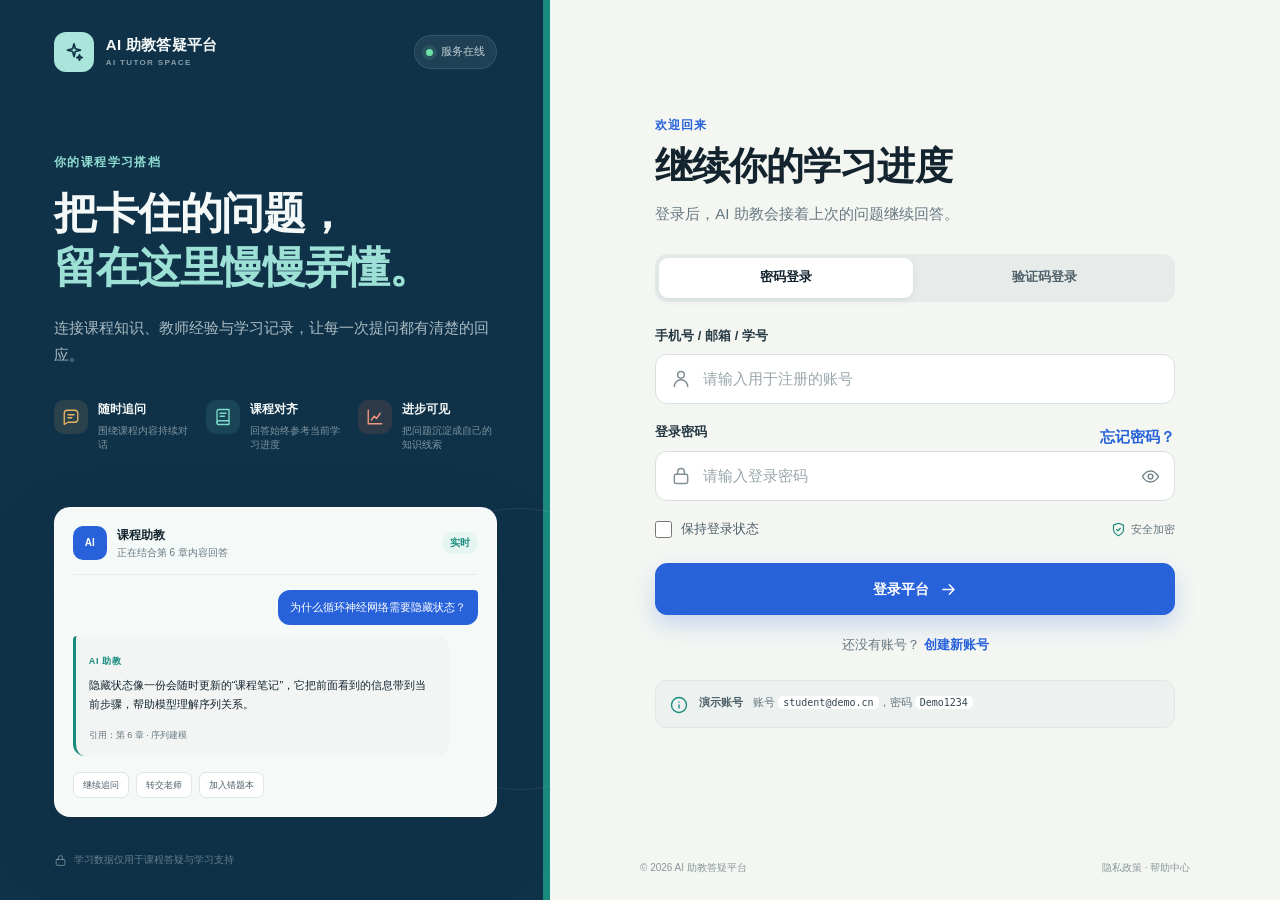
<file: index.html>
<!doctype html>
<html lang="zh-CN">
  <head>
    <meta charset="UTF-8" />
    <meta name="viewport" content="width=device-width, initial-scale=1.0" />
    <meta
      name="description"
      content="AI 助教答疑平台登录页，支持账号密码与验证码登录。"
    />
    <title>登录 | AI 助教答疑平台</title>
    <link rel="stylesheet" href="styles.css" />
    <script src="auth.js" defer></script>
  </head>
  <body class="auth-page" data-page="login">
    <main class="auth-shell">
      <section class="brand-panel" aria-label="AI 助教答疑平台介绍">
        <div class="brand-panel__top">
          <a class="brand-lockup" href="index.html" aria-label="返回登录首页">
            <span class="brand-mark" aria-hidden="true">
              <svg viewBox="0 0 24 24" fill="none" stroke="currentColor">
                <path d="M12 3 13.5 8.5 19 10l-5.5 1.5L12 17l-1.5-5.5L5 10l5.5-1.5L12 3Z" />
                <path d="m18 15 .7 2.3L21 18l-2.3.7L18 21l-.7-2.3L15 18l2.3-.7L18 15Z" />
              </svg>
            </span>
            <span>
              <strong>AI 助教答疑平台</strong>
              <small>AI TUTOR SPACE</small>
            </span>
          </a>
          <span class="service-status">
            <i aria-hidden="true"></i>
            服务在线
          </span>
        </div>

        <div class="brand-copy">
          <p class="eyebrow">你的课程学习搭档</p>
          <h1>把卡住的问题，<br /><span>留在这里慢慢弄懂。</span></h1>
          <p class="brand-description">
            连接课程知识、教师经验与学习记录，让每一次提问都有清楚的回应。
          </p>

          <div class="feature-list">
            <div class="feature-item">
              <span class="feature-icon" aria-hidden="true">
                <svg viewBox="0 0 24 24" fill="none" stroke="currentColor">
                  <path d="M21 15a4 4 0 0 1-4 4H8l-5 3V7a4 4 0 0 1 4-4h10a4 4 0 0 1 4 4v8Z" />
                  <path d="M8 9h8M8 13h5" />
                </svg>
              </span>
              <span>
                <strong>随时追问</strong>
                <small>围绕课程内容持续对话</small>
              </span>
            </div>
            <div class="feature-item">
              <span class="feature-icon feature-icon--teal" aria-hidden="true">
                <svg viewBox="0 0 24 24" fill="none" stroke="currentColor">
                  <path d="M4 19.5A2.5 2.5 0 0 1 6.5 17H20" />
                  <path d="M6.5 2H20v20H6.5A2.5 2.5 0 0 1 4 19.5v-15A2.5 2.5 0 0 1 6.5 2Z" />
                  <path d="M8 7h8M8 11h6" />
                </svg>
              </span>
              <span>
                <strong>课程对齐</strong>
                <small>回答始终参考当前学习进度</small>
              </span>
            </div>
            <div class="feature-item">
              <span class="feature-icon feature-icon--coral" aria-hidden="true">
                <svg viewBox="0 0 24 24" fill="none" stroke="currentColor">
                  <path d="M3 3v18h18" />
                  <path d="m7 16 4-5 3 3 5-7" />
                </svg>
              </span>
              <span>
                <strong>进步可见</strong>
                <small>把问题沉淀成自己的知识线索</small>
              </span>
            </div>
          </div>
        </div>

        <div class="assistant-preview" aria-label="AI 助教答疑示例">
          <div class="preview-head">
            <span class="preview-agent">
              <span aria-hidden="true">AI</span>
              <span>
                <strong>课程助教</strong>
                <small>正在结合第 6 章内容回答</small>
              </span>
            </span>
            <span class="preview-online">实时</span>
          </div>
          <div class="preview-thread">
            <p class="preview-question">为什么循环神经网络需要隐藏状态？</p>
            <div class="preview-answer">
              <span class="answer-label">AI 助教</span>
              <p>
                隐藏状态像一份会随时更新的“课程笔记”，它把前面看到的信息带到当前步骤，帮助模型理解序列关系。
              </p>
              <span class="answer-source">引用：第 6 章 · 序列建模</span>
            </div>
          </div>
          <div class="preview-foot">
            <span>继续追问</span>
            <span>转交老师</span>
            <span>加入错题本</span>
          </div>
        </div>

        <p class="brand-privacy">
          <svg viewBox="0 0 24 24" fill="none" stroke="currentColor" aria-hidden="true">
            <rect x="4" y="10" width="16" height="11" rx="2" />
            <path d="M8 10V7a4 4 0 0 1 8 0v3" />
          </svg>
          学习数据仅用于课程答疑与学习支持
        </p>
      </section>

      <section class="form-panel">
        <div class="mobile-brand">
          <a class="brand-lockup brand-lockup--dark" href="index.html">
            <span class="brand-mark" aria-hidden="true">
              <svg viewBox="0 0 24 24" fill="none" stroke="currentColor">
                <path d="M12 3 13.5 8.5 19 10l-5.5 1.5L12 17l-1.5-5.5L5 10l5.5-1.5L12 3Z" />
              </svg>
            </span>
            <span>
              <strong>AI 助教答疑平台</strong>
              <small>AI TUTOR SPACE</small>
            </span>
          </a>
        </div>

        <div class="form-wrap">
          <div class="form-heading">
            <p class="form-kicker">欢迎回来</p>
            <h2>继续你的学习进度</h2>
            <p>登录后，AI 助教会接着上次的问题继续回答。</p>
          </div>

          <div class="form-notice" id="formNotice" role="status" hidden></div>

          <form id="loginForm" novalidate>
            <fieldset class="method-switch">
              <legend class="sr-only">选择登录方式</legend>
              <label>
                <input type="radio" name="loginMethod" value="password" checked />
                <span>密码登录</span>
              </label>
              <label>
                <input type="radio" name="loginMethod" value="code" />
                <span>验证码登录</span>
              </label>
            </fieldset>

            <div class="form-field">
              <label for="loginAccount">手机号 / 邮箱 / 学号</label>
              <div class="input-shell">
                <span class="input-icon" aria-hidden="true">
                  <svg viewBox="0 0 24 24" fill="none" stroke="currentColor">
                    <path d="M20 21a8 8 0 0 0-16 0" />
                    <circle cx="12" cy="7" r="4" />
                  </svg>
                </span>
                <input
                  id="loginAccount"
                  name="account"
                  type="text"
                  autocomplete="username"
                  placeholder="请输入用于注册的账号"
                  required
                  data-label="账号"
                />
              </div>
              <p class="field-error" aria-live="polite"></p>
            </div>

            <div class="method-panel" data-login-panel="password">
              <div class="form-field">
                <div class="label-row">
                  <label for="loginPassword">登录密码</label>
                  <a href="#forgot" data-demo-link="找回密码">忘记密码？</a>
                </div>
                <div class="input-shell">
                  <span class="input-icon" aria-hidden="true">
                    <svg viewBox="0 0 24 24" fill="none" stroke="currentColor">
                      <rect x="4" y="10" width="16" height="11" rx="2" />
                      <path d="M8 10V7a4 4 0 0 1 8 0v3" />
                    </svg>
                  </span>
                  <input
                    id="loginPassword"
                    name="password"
                    type="password"
                    autocomplete="current-password"
                    placeholder="请输入登录密码"
                    minlength="8"
                    required
                    data-label="密码"
                  />
                  <button
                    class="icon-button"
                    type="button"
                    data-password-toggle
                    aria-label="显示密码"
                    aria-pressed="false"
                  >
                    <svg class="eye-open" viewBox="0 0 24 24" fill="none" stroke="currentColor" aria-hidden="true">
                      <path d="M2 12s3.5-7 10-7 10 7 10 7-3.5 7-10 7S2 12 2 12Z" />
                      <circle cx="12" cy="12" r="3" />
                    </svg>
                    <svg class="eye-closed" viewBox="0 0 24 24" fill="none" stroke="currentColor" aria-hidden="true">
                      <path d="m3 3 18 18" />
                      <path d="M10.6 5.2A9.8 9.8 0 0 1 12 5c6.5 0 10 7 10 7a18.7 18.7 0 0 1-2.1 3.2M6.6 6.6C3.6 8.4 2 12 2 12s3.5 7 10 7c1.7 0 3.2-.5 4.5-1.2" />
                    </svg>
                  </button>
                </div>
                <p class="field-error" aria-live="polite"></p>
              </div>
            </div>

            <div class="method-panel" data-login-panel="code" hidden>
              <div class="form-field">
                <label for="loginCode">短信验证码</label>
                <div class="input-shell input-shell--action">
                  <span class="input-icon" aria-hidden="true">
                    <svg viewBox="0 0 24 24" fill="none" stroke="currentColor">
                      <path d="M21 15a4 4 0 0 1-4 4H8l-5 3V7a4 4 0 0 1 4-4h10a4 4 0 0 1 4 4v8Z" />
                    </svg>
                  </span>
                  <input
                    id="loginCode"
                    name="code"
                    type="text"
                    inputmode="numeric"
                    autocomplete="one-time-code"
                    placeholder="6 位数字验证码"
                    pattern="\d{6}"
                    maxlength="6"
                    required
                    disabled
                    data-label="验证码"
                  />
                  <button class="code-button" type="button" data-send-code data-code-target="loginCode">
                    获取验证码
                  </button>
                </div>
                <p class="field-hint">演示环境可填写 123456</p>
                <p class="field-error" aria-live="polite"></p>
              </div>
            </div>

            <div class="form-options">
              <label class="check-row">
                <input id="rememberAccount" name="remember" type="checkbox" />
                <span>保持登录状态</span>
              </label>
              <span class="secure-tip">
                <svg viewBox="0 0 24 24" fill="none" stroke="currentColor" aria-hidden="true">
                  <path d="M12 22s8-4 8-10V5l-8-3-8 3v7c0 6 8 10 8 10Z" />
                  <path d="m9 12 2 2 4-4" />
                </svg>
                安全加密
              </span>
            </div>

            <button class="primary-button" type="submit">
              <span>登录平台</span>
              <svg viewBox="0 0 24 24" fill="none" stroke="currentColor" aria-hidden="true">
                <path d="M5 12h14M13 6l6 6-6 6" />
              </svg>
            </button>

            <p class="form-switch">
              还没有账号？
              <a href="register.html">创建新账号</a>
            </p>
          </form>

          <div class="demo-account">
            <span class="demo-icon" aria-hidden="true">
              <svg viewBox="0 0 24 24" fill="none" stroke="currentColor">
                <circle cx="12" cy="12" r="10" />
                <path d="M12 16v-4M12 8h.01" />
              </svg>
            </span>
            <p>
              <strong>演示账号</strong>
              <span>账号 <code>student@demo.cn</code>，密码 <code>Demo1234</code></span>
            </p>
          </div>
        </div>

        <footer class="form-footer">
          <span>© 2026 AI 助教答疑平台</span>
          <span><a href="#privacy" data-demo-link="隐私政策">隐私政策</a> · <a href="#help" data-demo-link="帮助中心">帮助中心</a></span>
        </footer>
      </section>
    </main>
  </body>
</html>
</file>
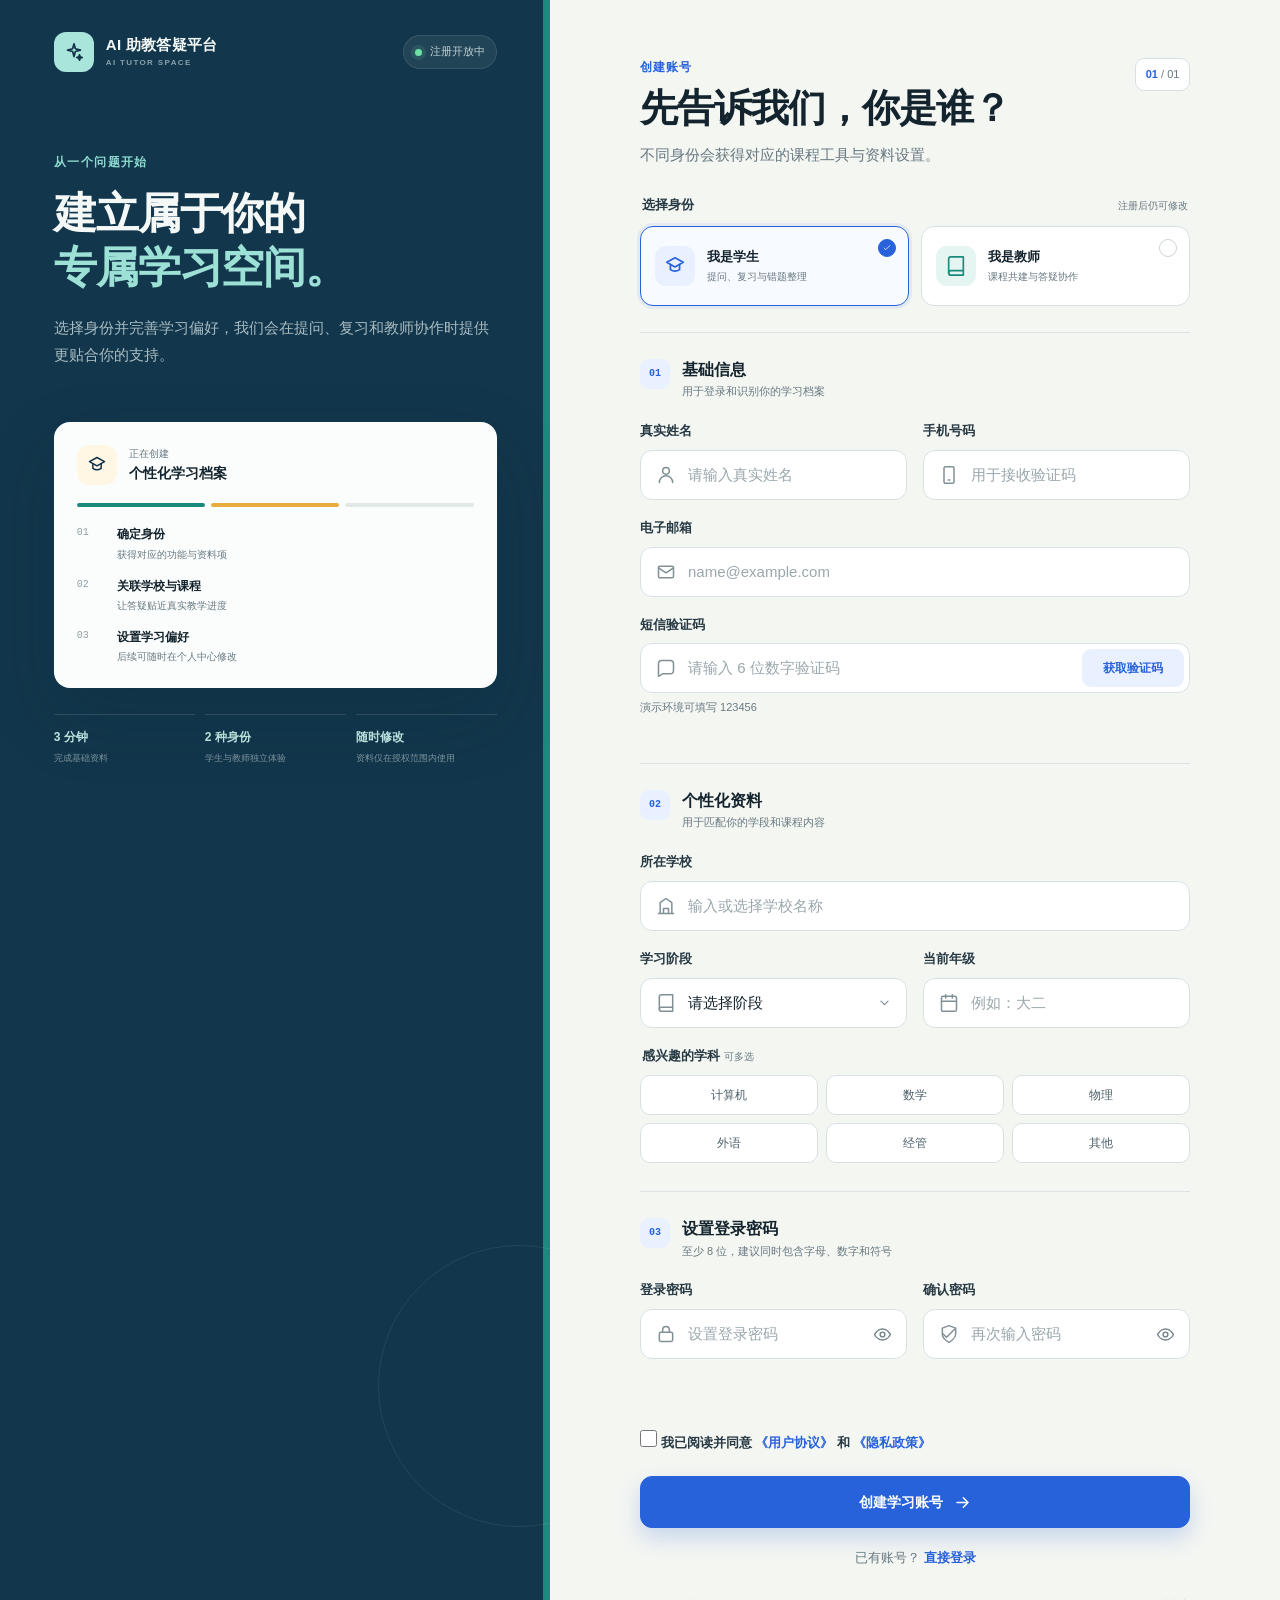
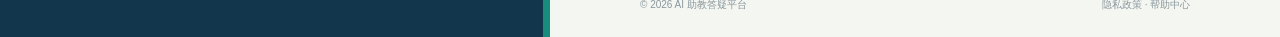
<file: register.html>
<!doctype html>
<html lang="zh-CN">
  <head>
    <meta charset="UTF-8" />
    <meta name="viewport" content="width=device-width, initial-scale=1.0" />
    <meta
      name="description"
      content="创建 AI 助教答疑平台账号，按学生或教师身份完善个性化资料。"
    />
    <title>注册 | AI 助教答疑平台</title>
    <link rel="stylesheet" href="styles.css" />
    <script src="auth.js" defer></script>
  </head>
  <body class="auth-page register-page" data-page="register">
    <main class="auth-shell">
      <section class="brand-panel brand-panel--register" aria-label="个性化学习空间介绍">
        <div class="brand-panel__top">
          <a class="brand-lockup" href="index.html" aria-label="返回登录首页">
            <span class="brand-mark" aria-hidden="true">
              <svg viewBox="0 0 24 24" fill="none" stroke="currentColor">
                <path d="M12 3 13.5 8.5 19 10l-5.5 1.5L12 17l-1.5-5.5L5 10l5.5-1.5L12 3Z" />
                <path d="m18 15 .7 2.3L21 18l-2.3.7L18 21l-.7-2.3L15 18l2.3-.7L18 15Z" />
              </svg>
            </span>
            <span>
              <strong>AI 助教答疑平台</strong>
              <small>AI TUTOR SPACE</small>
            </span>
          </a>
          <span class="service-status">
            <i aria-hidden="true"></i>
            注册开放中
          </span>
        </div>

        <div class="brand-copy">
          <p class="eyebrow">从一个问题开始</p>
          <h1>建立属于你的<br /><span>专属学习空间。</span></h1>
          <p class="brand-description">
            选择身份并完善学习偏好，我们会在提问、复习和教师协作时提供更贴合你的支持。
          </p>
        </div>

        <div class="onboarding-card">
          <div class="onboarding-card__head">
            <span class="onboarding-avatar" aria-hidden="true">
              <svg viewBox="0 0 24 24" fill="none" stroke="currentColor">
                <path d="m12 3 9 5-9 5-9-5 9-5Z" />
                <path d="M7 10.5V16c3 2 7 2 10 0v-5.5" />
              </svg>
            </span>
            <span>
              <small>正在创建</small>
              <strong>个性化学习档案</strong>
            </span>
          </div>
          <div class="profile-progress" aria-hidden="true">
            <span class="is-done"></span>
            <span class="is-active"></span>
            <span></span>
          </div>
          <ul class="onboarding-list">
            <li>
              <span>01</span>
              <p><strong>确定身份</strong><small>获得对应的功能与资料项</small></p>
            </li>
            <li>
              <span>02</span>
              <p><strong>关联学校与课程</strong><small>让答疑贴近真实教学进度</small></p>
            </li>
            <li>
              <span>03</span>
              <p><strong>设置学习偏好</strong><small>后续可随时在个人中心修改</small></p>
            </li>
          </ul>
        </div>

        <div class="register-points">
          <div>
            <strong>3 分钟</strong>
            <span>完成基础资料</span>
          </div>
          <div>
            <strong>2 种身份</strong>
            <span>学生与教师独立体验</span>
          </div>
          <div>
            <strong>随时修改</strong>
            <span>资料仅在授权范围内使用</span>
          </div>
        </div>
      </section>

      <section class="form-panel form-panel--register">
        <div class="mobile-brand">
          <a class="brand-lockup brand-lockup--dark" href="index.html">
            <span class="brand-mark" aria-hidden="true">
              <svg viewBox="0 0 24 24" fill="none" stroke="currentColor">
                <path d="M12 3 13.5 8.5 19 10l-5.5 1.5L12 17l-1.5-5.5L5 10l5.5-1.5L12 3Z" />
              </svg>
            </span>
            <span>
              <strong>AI 助教答疑平台</strong>
              <small>AI TUTOR SPACE</small>
            </span>
          </a>
        </div>

        <div class="form-wrap form-wrap--register">
          <div class="form-heading form-heading--register">
            <div>
              <p class="form-kicker">创建账号</p>
              <h2>先告诉我们，你是谁？</h2>
              <p>不同身份会获得对应的课程工具与资料设置。</p>
            </div>
            <span class="step-badge"><strong>01</strong> / 01</span>
          </div>

          <div class="form-notice" id="formNotice" role="status" hidden></div>

          <form id="registerForm" novalidate>
            <fieldset class="role-picker">
              <legend>
                选择身份
                <span>注册后仍可修改</span>
              </legend>
              <div class="role-options">
                <label class="role-option">
                  <input type="radio" name="role" value="student" checked />
                  <span class="role-option__body">
                    <span class="role-icon" aria-hidden="true">
                      <svg viewBox="0 0 24 24" fill="none" stroke="currentColor">
                        <path d="m12 3 9 5-9 5-9-5 9-5Z" />
                        <path d="M7 10.5V16c3 2 7 2 10 0v-5.5" />
                      </svg>
                    </span>
                    <span>
                      <strong>我是学生</strong>
                      <small>提问、复习与错题整理</small>
                    </span>
                    <i class="role-check" aria-hidden="true">
                      <svg viewBox="0 0 24 24" fill="none" stroke="currentColor">
                        <path d="m5 12 4 4L19 6" />
                      </svg>
                    </i>
                  </span>
                </label>
                <label class="role-option">
                  <input type="radio" name="role" value="teacher" />
                  <span class="role-option__body">
                    <span class="role-icon role-icon--teal" aria-hidden="true">
                      <svg viewBox="0 0 24 24" fill="none" stroke="currentColor">
                        <path d="M4 19.5A2.5 2.5 0 0 1 6.5 17H20" />
                        <path d="M6.5 2H20v20H6.5A2.5 2.5 0 0 1 4 19.5v-15A2.5 2.5 0 0 1 6.5 2Z" />
                      </svg>
                    </span>
                    <span>
                      <strong>我是教师</strong>
                      <small>课程共建与答疑协作</small>
                    </span>
                    <i class="role-check" aria-hidden="true">
                      <svg viewBox="0 0 24 24" fill="none" stroke="currentColor">
                        <path d="m5 12 4 4L19 6" />
                      </svg>
                    </i>
                  </span>
                </label>
              </div>
            </fieldset>

            <section class="form-section" aria-labelledby="basicInfoTitle">
              <div class="section-heading">
                <span>01</span>
                <div>
                  <h3 id="basicInfoTitle">基础信息</h3>
                  <p>用于登录和识别你的学习档案</p>
                </div>
              </div>

              <div class="field-grid">
                <div class="form-field">
                  <label for="registerName">真实姓名</label>
                  <div class="input-shell">
                    <span class="input-icon" aria-hidden="true">
                      <svg viewBox="0 0 24 24" fill="none" stroke="currentColor">
                        <path d="M20 21a8 8 0 0 0-16 0" />
                        <circle cx="12" cy="7" r="4" />
                      </svg>
                    </span>
                    <input
                      id="registerName"
                      name="name"
                      type="text"
                      autocomplete="name"
                      placeholder="请输入真实姓名"
                      minlength="2"
                      maxlength="20"
                      required
                      data-label="姓名"
                    />
                  </div>
                  <p class="field-error" aria-live="polite"></p>
                </div>

                <div class="form-field">
                  <label for="registerPhone">手机号码</label>
                  <div class="input-shell">
                    <span class="input-icon" aria-hidden="true">
                      <svg viewBox="0 0 24 24" fill="none" stroke="currentColor">
                        <rect x="6" y="2" width="12" height="20" rx="2" />
                        <path d="M11 18h2" />
                      </svg>
                    </span>
                    <input
                      id="registerPhone"
                      name="phone"
                      type="tel"
                      inputmode="numeric"
                      autocomplete="tel"
                      placeholder="用于接收验证码"
                      pattern="^1[3-9]\d{9}$"
                      maxlength="11"
                      required
                      data-label="手机号"
                    />
                  </div>
                  <p class="field-error" aria-live="polite"></p>
                </div>

                <div class="form-field field-span-2">
                  <label for="registerEmail">电子邮箱</label>
                  <div class="input-shell">
                    <span class="input-icon" aria-hidden="true">
                      <svg viewBox="0 0 24 24" fill="none" stroke="currentColor">
                        <rect x="3" y="5" width="18" height="14" rx="2" />
                        <path d="m3 7 9 6 9-6" />
                      </svg>
                    </span>
                    <input
                      id="registerEmail"
                      name="email"
                      type="email"
                      autocomplete="email"
                      placeholder="name@example.com"
                      required
                      data-label="邮箱"
                    />
                  </div>
                  <p class="field-error" aria-live="polite"></p>
                </div>

                <div class="form-field field-span-2">
                  <label for="registerCode">短信验证码</label>
                  <div class="input-shell input-shell--action">
                    <span class="input-icon" aria-hidden="true">
                      <svg viewBox="0 0 24 24" fill="none" stroke="currentColor">
                        <path d="M21 15a4 4 0 0 1-4 4H8l-5 3V7a4 4 0 0 1 4-4h10a4 4 0 0 1 4 4v8Z" />
                      </svg>
                    </span>
                    <input
                      id="registerCode"
                      name="verificationCode"
                      type="text"
                      inputmode="numeric"
                      autocomplete="one-time-code"
                      placeholder="请输入 6 位数字验证码"
                      pattern="\d{6}"
                      maxlength="6"
                      required
                      data-label="验证码"
                    />
                    <button class="code-button" type="button" data-send-code data-code-target="registerCode">
                      获取验证码
                    </button>
                  </div>
                  <p class="field-hint">演示环境可填写 123456</p>
                  <p class="field-error" aria-live="polite"></p>
                </div>
              </div>
            </section>

            <section class="form-section" aria-labelledby="profileInfoTitle">
              <div class="section-heading">
                <span>02</span>
                <div>
                  <h3 id="profileInfoTitle">个性化资料</h3>
                  <p id="roleDescription">用于匹配你的学段和课程内容</p>
                </div>
              </div>

              <div class="role-details" data-role-panel="student">
                <div class="field-grid">
                  <div class="form-field field-span-2">
                    <label for="studentSchool">所在学校</label>
                    <div class="input-shell">
                      <span class="input-icon" aria-hidden="true">
                        <svg viewBox="0 0 24 24" fill="none" stroke="currentColor">
                          <path d="M3 21h18M5 21V8l7-5 7 5v13M9 21v-6h6v6" />
                        </svg>
                      </span>
                      <input
                        id="studentSchool"
                        name="studentSchool"
                        type="text"
                        list="schoolList"
                        autocomplete="organization"
                        placeholder="输入或选择学校名称"
                        required
                        data-label="学校"
                      />
                    </div>
                    <datalist id="schoolList">
                      <option value="清华大学"></option>
                      <option value="北京大学"></option>
                      <option value="浙江大学"></option>
                      <option value="复旦大学"></option>
                      <option value="武汉大学"></option>
                    </datalist>
                    <p class="field-error" aria-live="polite"></p>
                  </div>

                  <div class="form-field">
                    <label for="studentStage">学习阶段</label>
                    <div class="input-shell input-shell--select">
                      <span class="input-icon" aria-hidden="true">
                        <svg viewBox="0 0 24 24" fill="none" stroke="currentColor">
                          <path d="M4 19.5A2.5 2.5 0 0 1 6.5 17H20" />
                          <path d="M6.5 2H20v20H6.5A2.5 2.5 0 0 1 4 19.5v-15A2.5 2.5 0 0 1 6.5 2Z" />
                        </svg>
                      </span>
                      <select id="studentStage" name="stage" required data-label="学习阶段">
                        <option value="">请选择阶段</option>
                        <option value="高中">高中</option>
                        <option value="本科">本科</option>
                        <option value="硕士">硕士</option>
                        <option value="博士">博士</option>
                        <option value="其他">其他</option>
                      </select>
                      <span class="select-arrow" aria-hidden="true">
                        <svg viewBox="0 0 24 24" fill="none" stroke="currentColor">
                          <path d="m7 10 5 5 5-5" />
                        </svg>
                      </span>
                    </div>
                    <p class="field-error" aria-live="polite"></p>
                  </div>

                  <div class="form-field">
                    <label for="studentGrade">当前年级</label>
                    <div class="input-shell">
                      <span class="input-icon" aria-hidden="true">
                        <svg viewBox="0 0 24 24" fill="none" stroke="currentColor">
                          <path d="M8 2v4M16 2v4M3 10h18" />
                          <rect x="3" y="4" width="18" height="18" rx="2" />
                        </svg>
                      </span>
                      <input
                        id="studentGrade"
                        name="grade"
                        type="text"
                        placeholder="例如：大二"
                        maxlength="12"
                        required
                        data-label="年级"
                      />
                    </div>
                    <p class="field-error" aria-live="polite"></p>
                  </div>

                  <fieldset class="choice-field field-span-2">
                    <legend>感兴趣的学科 <span>可多选</span></legend>
                    <div class="choice-grid">
                      <label><input type="checkbox" name="subjects" value="计算机" /><span>计算机</span></label>
                      <label><input type="checkbox" name="subjects" value="数学" /><span>数学</span></label>
                      <label><input type="checkbox" name="subjects" value="物理" /><span>物理</span></label>
                      <label><input type="checkbox" name="subjects" value="外语" /><span>外语</span></label>
                      <label><input type="checkbox" name="subjects" value="经管" /><span>经管</span></label>
                      <label><input type="checkbox" name="subjects" value="其他" /><span>其他</span></label>
                    </div>
                  </fieldset>
                </div>
              </div>

              <div class="role-details" data-role-panel="teacher" hidden>
                <div class="field-grid">
                  <div class="form-field field-span-2">
                    <label for="teacherSchool">任教学校</label>
                    <div class="input-shell">
                      <span class="input-icon" aria-hidden="true">
                        <svg viewBox="0 0 24 24" fill="none" stroke="currentColor">
                          <path d="M3 21h18M5 21V8l7-5 7 5v13M9 21v-6h6v6" />
                        </svg>
                      </span>
                      <input
                        id="teacherSchool"
                        name="teacherSchool"
                        type="text"
                        list="teacherSchoolList"
                        autocomplete="organization"
                        placeholder="输入或选择学校名称"
                        required
                        data-label="任教学校"
                      />
                    </div>
                    <datalist id="teacherSchoolList">
                      <option value="清华大学"></option>
                      <option value="北京大学"></option>
                      <option value="浙江大学"></option>
                      <option value="复旦大学"></option>
                      <option value="武汉大学"></option>
                    </datalist>
                    <p class="field-error" aria-live="polite"></p>
                  </div>

                  <div class="form-field">
                    <label for="teacherSubject">任教学科</label>
                    <div class="input-shell">
                      <span class="input-icon" aria-hidden="true">
                        <svg viewBox="0 0 24 24" fill="none" stroke="currentColor">
                          <path d="M4 19.5A2.5 2.5 0 0 1 6.5 17H20" />
                          <path d="M6.5 2H20v20H6.5A2.5 2.5 0 0 1 4 19.5v-15A2.5 2.5 0 0 1 6.5 2Z" />
                        </svg>
                      </span>
                      <input
                        id="teacherSubject"
                        name="teacherSubject"
                        type="text"
                        placeholder="例如：计算机基础"
                        maxlength="30"
                        required
                        data-label="任教学科"
                      />
                    </div>
                    <p class="field-error" aria-live="polite"></p>
                  </div>

                  <div class="form-field">
                    <label for="teacherTitle">职称 / 身份</label>
                    <div class="input-shell input-shell--select">
                      <span class="input-icon" aria-hidden="true">
                        <svg viewBox="0 0 24 24" fill="none" stroke="currentColor">
                          <circle cx="12" cy="8" r="6" />
                          <path d="M8.2 13 7 22l5-3 5 3-1.2-9" />
                        </svg>
                      </span>
                      <select id="teacherTitle" name="teacherTitle" required data-label="职称">
                        <option value="">请选择</option>
                        <option value="助教">助教</option>
                        <option value="讲师">讲师</option>
                        <option value="副教授">副教授</option>
                        <option value="教授">教授</option>
                        <option value="课程管理员">课程管理员</option>
                      </select>
                      <span class="select-arrow" aria-hidden="true">
                        <svg viewBox="0 0 24 24" fill="none" stroke="currentColor">
                          <path d="m7 10 5 5 5-5" />
                        </svg>
                      </span>
                    </div>
                    <p class="field-error" aria-live="polite"></p>
                  </div>

                  <div class="form-field field-span-2">
                    <label for="teacherGoal">希望如何使用 AI 助教</label>
                    <div class="input-shell input-shell--textarea">
                      <textarea
                        id="teacherGoal"
                        name="teacherGoal"
                        rows="3"
                        maxlength="160"
                        placeholder="例如：辅助课后答疑、整理高频问题、跟踪学生理解情况"
                        data-label="使用目标"
                      ></textarea>
                    </div>
                    <p class="field-error" aria-live="polite"></p>
                  </div>
                </div>
              </div>
            </section>

            <section class="form-section" aria-labelledby="securityTitle">
              <div class="section-heading">
                <span>03</span>
                <div>
                  <h3 id="securityTitle">设置登录密码</h3>
                  <p>至少 8 位，建议同时包含字母、数字和符号</p>
                </div>
              </div>

              <div class="field-grid">
                <div class="form-field">
                  <label for="registerPassword">登录密码</label>
                  <div class="input-shell">
                    <span class="input-icon" aria-hidden="true">
                      <svg viewBox="0 0 24 24" fill="none" stroke="currentColor">
                        <rect x="4" y="10" width="16" height="11" rx="2" />
                        <path d="M8 10V7a4 4 0 0 1 8 0v3" />
                      </svg>
                    </span>
                    <input
                      id="registerPassword"
                      name="newPassword"
                      type="password"
                      autocomplete="new-password"
                      placeholder="设置登录密码"
                      minlength="8"
                      required
                      data-label="密码"
                    />
                    <button
                      class="icon-button"
                      type="button"
                      data-password-toggle
                      aria-label="显示密码"
                      aria-pressed="false"
                    >
                      <svg class="eye-open" viewBox="0 0 24 24" fill="none" stroke="currentColor" aria-hidden="true">
                        <path d="M2 12s3.5-7 10-7 10 7 10 7-3.5 7-10 7S2 12 2 12Z" />
                        <circle cx="12" cy="12" r="3" />
                      </svg>
                      <svg class="eye-closed" viewBox="0 0 24 24" fill="none" stroke="currentColor" aria-hidden="true">
                        <path d="m3 3 18 18" />
                        <path d="M10.6 5.2A9.8 9.8 0 0 1 12 5c6.5 0 10 7 10 7a18.7 18.7 0 0 1-2.1 3.2M6.6 6.6C3.6 8.4 2 12 2 12s3.5 7 10 7c1.7 0 3.2-.5 4.5-1.2" />
                      </svg>
                    </button>
                  </div>
                  <div class="password-strength" data-password-strength hidden>
                    <div class="strength-head">
                      <span>密码强度</span>
                      <strong id="strengthLabel">较弱</strong>
                    </div>
                    <div class="strength-bars" aria-hidden="true">
                      <i></i><i></i><i></i><i></i>
                    </div>
                  </div>
                  <p class="field-error" aria-live="polite"></p>
                </div>

                <div class="form-field">
                  <label for="confirmPassword">确认密码</label>
                  <div class="input-shell">
                    <span class="input-icon" aria-hidden="true">
                      <svg viewBox="0 0 24 24" fill="none" stroke="currentColor">
                        <path d="m5 12 4 4L19 6" />
                        <path d="M12 22s8-4 8-10V5l-8-3-8 3v7c0 6 8 10 8 10Z" />
                      </svg>
                    </span>
                    <input
                      id="confirmPassword"
                      name="confirmPassword"
                      type="password"
                      autocomplete="new-password"
                      placeholder="再次输入密码"
                      minlength="8"
                      required
                      data-label="确认密码"
                    />
                    <button
                      class="icon-button"
                      type="button"
                      data-password-toggle
                      aria-label="显示密码"
                      aria-pressed="false"
                    >
                      <svg class="eye-open" viewBox="0 0 24 24" fill="none" stroke="currentColor" aria-hidden="true">
                        <path d="M2 12s3.5-7 10-7 10 7 10 7-3.5 7-10 7S2 12 2 12Z" />
                        <circle cx="12" cy="12" r="3" />
                      </svg>
                      <svg class="eye-closed" viewBox="0 0 24 24" fill="none" stroke="currentColor" aria-hidden="true">
                        <path d="m3 3 18 18" />
                        <path d="M10.6 5.2A9.8 9.8 0 0 1 12 5c6.5 0 10 7 10 7a18.7 18.7 0 0 1-2.1 3.2M6.6 6.6C3.6 8.4 2 12 2 12s3.5 7 10 7c1.7 0 3.2-.5 4.5-1.2" />
                      </svg>
                    </button>
                  </div>
                  <p class="password-match" id="passwordMatch" aria-live="polite"></p>
                  <p class="field-error" aria-live="polite"></p>
                </div>
              </div>
            </section>

            <div class="form-field agreement-field">
              <label class="check-row check-row--agreement">
                <input id="agreement" name="agreement" type="checkbox" required data-label="用户协议" />
                <span>
                  我已阅读并同意
                  <a href="#terms" data-demo-link="用户协议">《用户协议》</a>
                  和
                  <a href="#privacy" data-demo-link="隐私政策">《隐私政策》</a>
                </span>
              </label>
              <p class="field-error" aria-live="polite"></p>
            </div>

            <button class="primary-button" type="submit">
              <span>创建学习账号</span>
              <svg viewBox="0 0 24 24" fill="none" stroke="currentColor" aria-hidden="true">
                <path d="M5 12h14M13 6l6 6-6 6" />
              </svg>
            </button>

            <p class="form-switch">
              已有账号？
              <a href="index.html">直接登录</a>
            </p>
          </form>
        </div>

        <footer class="form-footer">
          <span>© 2026 AI 助教答疑平台</span>
          <span><a href="#privacy" data-demo-link="隐私政策">隐私政策</a> · <a href="#help" data-demo-link="帮助中心">帮助中心</a></span>
        </footer>
      </section>
    </main>
  </body>
</html>
</file>
<file: styles.css>
:root {
  --canvas: #f4f6f2;
  --surface: #ffffff;
  --surface-soft: #f8faf8;
  --ink: #14242e;
  --muted: #677881;
  --muted-strong: #4e6069;
  --line: #d8e0e3;
  --line-strong: #c4cfd3;
  --navy: #103249;
  --navy-light: #173f56;
  --blue: #2862da;
  --blue-dark: #1d4dbb;
  --blue-soft: #e9f0ff;
  --teal: #198b7d;
  --teal-soft: #e5f5f1;
  --coral: #df6a49;
  --coral-soft: #fff0eb;
  --amber: #e8ad3d;
  --amber-soft: #fff7e4;
  --danger: #c84d3c;
  --success: #197a57;
  --shadow-sm: 0 8px 22px rgba(18, 48, 65, 0.08);
  --shadow-lg: 0 28px 70px rgba(13, 40, 56, 0.18);
  --radius-sm: 10px;
  --radius-md: 16px;
  --radius-lg: 24px;
  --font-sans: "Noto Sans SC", "PingFang SC", "Microsoft YaHei", "Segoe UI", sans-serif;
}

* {
  box-sizing: border-box;
}

html {
  min-width: 320px;
  scroll-behavior: smooth;
}

body {
  margin: 0;
  color: var(--ink);
  background: var(--canvas);
  font-family: var(--font-sans);
  font-size: 15px;
  line-height: 1.6;
  -webkit-font-smoothing: antialiased;
}

button,
input,
select,
textarea {
  font: inherit;
}

button,
a {
  -webkit-tap-highlight-color: transparent;
}

a {
  color: inherit;
  text-decoration: none;
}

button {
  border: 0;
}

svg {
  display: block;
  width: 100%;
  height: 100%;
  stroke-width: 1.8;
  stroke-linecap: round;
  stroke-linejoin: round;
}

[hidden] {
  display: none !important;
}

.sr-only {
  position: absolute;
  width: 1px;
  height: 1px;
  padding: 0;
  margin: -1px;
  overflow: hidden;
  clip: rect(0, 0, 0, 0);
  white-space: nowrap;
  border: 0;
}

.auth-shell {
  display: grid;
  grid-template-columns: minmax(390px, 43vw) minmax(560px, 1fr);
  min-height: 100vh;
  min-height: 100dvh;
}

.brand-panel {
  position: sticky;
  top: 0;
  display: flex;
  flex-direction: column;
  min-height: 100vh;
  min-height: 100dvh;
  padding: 32px clamp(34px, 4.2vw, 72px);
  overflow: hidden;
  color: #f4f9f8;
  background: var(--navy);
  isolation: isolate;
}

.brand-panel::before,
.brand-panel::after {
  position: absolute;
  z-index: -1;
  content: "";
  pointer-events: none;
}

.brand-panel::before {
  top: 0;
  right: 0;
  width: 7px;
  height: 100%;
  background: var(--teal);
}

.brand-panel::after {
  right: -110px;
  bottom: 110px;
  width: 280px;
  height: 280px;
  border: 1px solid rgba(255, 255, 255, 0.08);
  border-radius: 50%;
}

.brand-panel--register {
  background: #12364b;
}

.brand-panel__top {
  display: flex;
  align-items: center;
  justify-content: space-between;
  gap: 24px;
}

.brand-lockup {
  display: inline-flex;
  align-items: center;
  gap: 12px;
}

.brand-lockup > span:last-child {
  display: flex;
  flex-direction: column;
  line-height: 1.25;
}

.brand-lockup strong {
  font-size: 15px;
  font-weight: 700;
  letter-spacing: 0.02em;
}

.brand-lockup small {
  margin-top: 3px;
  color: rgba(235, 247, 247, 0.55);
  font-size: 8px;
  font-weight: 700;
  letter-spacing: 0.17em;
}

.brand-lockup--dark {
  color: var(--ink);
}

.brand-lockup--dark small {
  color: var(--muted);
}

.brand-mark {
  display: grid;
  flex: 0 0 40px;
  width: 40px;
  height: 40px;
  padding: 9px;
  color: var(--navy);
  background: #a9e5da;
  border-radius: 12px;
}

.service-status {
  display: inline-flex;
  align-items: center;
  gap: 8px;
  padding: 7px 11px;
  color: rgba(236, 248, 247, 0.78);
  background: rgba(255, 255, 255, 0.07);
  border: 1px solid rgba(255, 255, 255, 0.1);
  border-radius: 999px;
  font-size: 11px;
  white-space: nowrap;
}

.service-status i {
  width: 7px;
  height: 7px;
  background: #6de0a7;
  border-radius: 50%;
  box-shadow: 0 0 0 4px rgba(109, 224, 167, 0.12);
}

.brand-copy {
  width: min(100%, 560px);
  margin-top: clamp(48px, 9vh, 104px);
}

.eyebrow {
  margin: 0 0 15px;
  color: #8edbd0;
  font-size: 12px;
  font-weight: 700;
  letter-spacing: 0.12em;
}

.brand-copy h1 {
  margin: 0;
  font-size: clamp(32px, 3.35vw, 52px);
  font-weight: 780;
  line-height: 1.25;
  letter-spacing: -0.025em;
}

.brand-copy h1 span {
  color: #9ce0d6;
}

.brand-description {
  max-width: 480px;
  margin: 20px 0 0;
  color: rgba(234, 245, 245, 0.7);
  font-size: 15px;
  line-height: 1.8;
}

.feature-list {
  display: grid;
  grid-template-columns: repeat(3, minmax(0, 1fr));
  gap: 14px;
  margin-top: 32px;
}

.feature-item {
  display: flex;
  align-items: flex-start;
  gap: 10px;
  min-width: 0;
}

.feature-icon {
  display: grid;
  flex: 0 0 34px;
  width: 34px;
  height: 34px;
  padding: 8px;
  color: #e7b264;
  background: rgba(231, 178, 100, 0.12);
  border-radius: 10px;
}

.feature-icon--teal {
  color: #7cdacc;
  background: rgba(92, 207, 187, 0.12);
}

.feature-icon--coral {
  color: #f39a7e;
  background: rgba(227, 111, 77, 0.13);
}

.feature-item > span:last-child {
  display: flex;
  flex-direction: column;
  min-width: 0;
}

.feature-item strong {
  font-size: 12px;
  font-weight: 700;
  white-space: nowrap;
}

.feature-item small {
  margin-top: 4px;
  color: rgba(234, 245, 245, 0.5);
  font-size: 10px;
  line-height: 1.45;
}

.assistant-preview {
  width: min(100%, 560px);
  margin-top: clamp(34px, 6vh, 64px);
  padding: 18px;
  color: var(--ink);
  background: rgba(250, 253, 252, 0.98);
  border: 1px solid rgba(255, 255, 255, 0.42);
  border-radius: var(--radius-md);
  box-shadow: var(--shadow-lg);
  animation: rise-in 0.7s 0.16s both cubic-bezier(0.2, 0.7, 0.3, 1);
}

.preview-head {
  display: flex;
  align-items: center;
  justify-content: space-between;
  gap: 16px;
  padding-bottom: 13px;
  border-bottom: 1px solid #e6ebed;
}

.preview-agent {
  display: flex;
  align-items: center;
  gap: 10px;
  min-width: 0;
}

.preview-agent > span:first-child {
  display: grid;
  place-items: center;
  width: 34px;
  height: 34px;
  color: #fff;
  background: var(--blue);
  border-radius: 10px;
  font-size: 10px;
  font-weight: 800;
}

.preview-agent > span:last-child {
  display: flex;
  flex-direction: column;
  min-width: 0;
}

.preview-agent strong {
  font-size: 12px;
}

.preview-agent small {
  color: var(--muted);
  font-size: 10px;
}

.preview-online {
  padding: 3px 8px;
  color: var(--teal);
  background: var(--teal-soft);
  border-radius: 999px;
  font-size: 10px;
  font-weight: 700;
}

.preview-thread {
  padding: 15px 0 3px;
}

.preview-question {
  width: fit-content;
  max-width: 88%;
  margin: 0 0 11px auto;
  padding: 9px 12px;
  color: #fff;
  background: var(--blue);
  border-radius: 12px 4px 12px 12px;
  font-size: 11px;
}

.preview-answer {
  max-width: 93%;
  padding: 11px 13px;
  background: #f2f5f4;
  border-left: 3px solid var(--teal);
  border-radius: 4px 12px 12px 12px;
}

.answer-label {
  color: var(--teal);
  font-size: 9px;
  font-weight: 800;
  letter-spacing: 0.08em;
}

.preview-answer p {
  margin: 5px 0 7px;
  font-size: 11px;
  line-height: 1.7;
}

.answer-source {
  color: var(--muted);
  font-size: 9px;
}

.preview-foot {
  display: flex;
  flex-wrap: wrap;
  gap: 7px;
  padding-top: 13px;
}

.preview-foot span {
  padding: 5px 9px;
  color: var(--muted-strong);
  background: #fff;
  border: 1px solid #dfe6e8;
  border-radius: 7px;
  font-size: 9px;
}

.brand-privacy {
  display: flex;
  align-items: center;
  gap: 7px;
  margin: auto 0 0;
  padding-top: 24px;
  color: rgba(235, 245, 245, 0.42);
  font-size: 10px;
}

.brand-privacy svg {
  width: 13px;
  height: 13px;
}

.form-panel {
  display: flex;
  flex-direction: column;
  min-width: 0;
  padding: clamp(32px, 5vw, 72px) clamp(28px, 7vw, 104px) 24px;
  background: var(--canvas);
}

.form-panel--register {
  padding-top: clamp(34px, 4.5vw, 62px);
}

.mobile-brand {
  display: none;
}

.form-wrap {
  width: min(100%, 520px);
  margin: auto;
}

.form-wrap--register {
  width: min(100%, 680px);
  margin-top: 0;
}

.form-heading {
  margin-bottom: 28px;
}

.form-heading--register {
  display: flex;
  align-items: flex-start;
  justify-content: space-between;
  gap: 28px;
}

.form-kicker {
  margin: 0 0 7px !important;
  color: var(--blue) !important;
  font-size: 12px !important;
  font-weight: 750;
  letter-spacing: 0.09em;
}

.form-heading h2 {
  margin: 0;
  font-size: clamp(28px, 3vw, 38px);
  font-weight: 780;
  line-height: 1.3;
  letter-spacing: -0.025em;
}

.form-heading p {
  margin: 10px 0 0;
  color: var(--muted);
}

.step-badge {
  flex: 0 0 auto;
  padding: 7px 10px;
  color: var(--muted);
  background: #fff;
  border: 1px solid var(--line);
  border-radius: 9px;
  font-size: 11px;
}

.step-badge strong {
  color: var(--blue);
}

.form-notice {
  margin: 0 0 22px;
  padding: 12px 14px;
  color: #155d45;
  background: #e7f6ef;
  border: 1px solid #bde5d2;
  border-radius: var(--radius-sm);
  font-size: 13px;
}

.form-notice.is-error {
  color: #8b3529;
  background: #fff0ec;
  border-color: #f0c6bd;
}

.method-switch {
  display: grid;
  grid-template-columns: 1fr 1fr;
  gap: 4px;
  margin: 0 0 24px;
  padding: 4px;
  background: #e7eceb;
  border: 0;
  border-radius: 12px;
}

.method-switch label {
  position: relative;
  cursor: pointer;
}

.method-switch input {
  position: absolute;
  opacity: 0;
  pointer-events: none;
}

.method-switch span {
  display: grid;
  place-items: center;
  min-height: 40px;
  color: var(--muted-strong);
  border-radius: 9px;
  font-size: 13px;
  font-weight: 650;
  transition: background 160ms ease, color 160ms ease, box-shadow 160ms ease;
}

.method-switch input:checked + span {
  color: var(--ink);
  background: #fff;
  box-shadow: 0 2px 8px rgba(16, 50, 73, 0.08);
}

.method-switch input:focus-visible + span {
  outline: 3px solid rgba(40, 98, 218, 0.2);
}

.form-field {
  min-width: 0;
  margin-bottom: 18px;
}

.form-field > label,
.form-field .label-row label,
.choice-field > legend {
  display: block;
  margin-bottom: 8px;
  color: #263943;
  font-size: 13px;
  font-weight: 680;
}

.label-row {
  display: flex;
  align-items: center;
  justify-content: space-between;
  gap: 16px;
}

.label-row a,
.form-switch a,
.check-row--agreement a {
  color: var(--blue);
  font-weight: 650;
}

.label-row a:hover,
.form-switch a:hover,
.check-row--agreement a:hover {
  text-decoration: underline;
}

.input-shell {
  position: relative;
  display: flex;
  align-items: center;
  min-height: 50px;
  background: #fff;
  border: 1px solid var(--line);
  border-radius: 12px;
  transition: border-color 160ms ease, box-shadow 160ms ease, transform 160ms ease;
}

.input-shell:focus-within {
  border-color: var(--blue);
  box-shadow: 0 0 0 4px rgba(40, 98, 218, 0.1);
}

.input-icon {
  display: grid;
  flex: 0 0 20px;
  width: 20px;
  height: 20px;
  margin-left: 15px;
  color: #819097;
}

.input-shell input,
.input-shell select,
.input-shell textarea {
  width: 100%;
  min-width: 0;
  color: var(--ink);
  background: transparent;
  border: 0;
  outline: 0;
}

.input-shell input,
.input-shell select {
  min-height: 48px;
  padding: 0 14px 0 12px;
}

.input-shell input::placeholder,
.input-shell textarea::placeholder {
  color: #9aa7ac;
}

.input-shell select {
  cursor: pointer;
  appearance: none;
}

.input-shell--select {
  position: relative;
}

.select-arrow {
  position: absolute;
  right: 13px;
  width: 17px;
  height: 17px;
  color: #829097;
  pointer-events: none;
}

.input-shell--action input {
  padding-right: 8px;
}

.input-shell--textarea {
  align-items: flex-start;
  padding: 0;
}

.input-shell textarea {
  min-height: 94px;
  padding: 13px 15px;
  resize: vertical;
}

.icon-button,
.code-button {
  flex: 0 0 auto;
  cursor: pointer;
  background: transparent;
}

.icon-button {
  display: grid;
  place-items: center;
  width: 40px;
  height: 40px;
  margin-right: 4px;
  color: #73838a;
  border-radius: 9px;
}

.icon-button:hover {
  color: var(--ink);
  background: #f2f5f4;
}

.icon-button svg {
  width: 19px;
  height: 19px;
}

.icon-button .eye-closed {
  display: none;
}

.icon-button.is-visible .eye-open {
  display: none;
}

.icon-button.is-visible .eye-closed {
  display: block;
}

.code-button {
  min-width: 102px;
  height: 38px;
  margin-right: 5px;
  padding: 0 12px;
  color: var(--blue);
  background: var(--blue-soft);
  border-radius: 9px;
  font-size: 12px;
  font-weight: 700;
  transition: color 160ms ease, background 160ms ease;
}

.code-button:hover:not(:disabled) {
  color: #fff;
  background: var(--blue);
}

.code-button:disabled {
  color: #87959a;
  background: #edf0f0;
  cursor: not-allowed;
}

.field-error {
  min-height: 0;
  margin: 0;
  color: var(--danger);
  font-size: 11px;
  line-height: 1.45;
}

.field-error:not(:empty) {
  margin-top: 6px;
}

.field-hint {
  margin: 6px 0 0;
  color: var(--muted);
  font-size: 11px;
}

.input-shell.is-invalid {
  border-color: var(--danger);
  box-shadow: 0 0 0 3px rgba(200, 77, 60, 0.08);
}

.input-shell.is-valid {
  border-color: #79bda4;
}

.form-options {
  display: flex;
  align-items: center;
  justify-content: space-between;
  gap: 20px;
  margin: 1px 0 23px;
}

.check-row {
  display: inline-flex;
  align-items: center;
  gap: 9px;
  color: var(--muted-strong);
  cursor: pointer;
  font-size: 13px;
}

.check-row input {
  flex: 0 0 17px;
  width: 17px;
  height: 17px;
  margin: 0;
  accent-color: var(--blue);
  cursor: pointer;
}

.secure-tip {
  display: inline-flex;
  align-items: center;
  gap: 5px;
  color: var(--muted);
  font-size: 11px;
}

.secure-tip svg {
  width: 15px;
  height: 15px;
  color: var(--teal);
}

.primary-button {
  display: flex;
  align-items: center;
  justify-content: center;
  gap: 10px;
  width: 100%;
  min-height: 52px;
  padding: 0 20px;
  color: #fff;
  background: var(--blue);
  border: 1px solid var(--blue);
  border-radius: 12px;
  box-shadow: 0 10px 22px rgba(40, 98, 218, 0.22);
  cursor: pointer;
  font-size: 14px;
  font-weight: 750;
  transition: background 160ms ease, border-color 160ms ease, transform 160ms ease, box-shadow 160ms ease;
}

.primary-button:hover:not(:disabled) {
  background: var(--blue-dark);
  border-color: var(--blue-dark);
  box-shadow: 0 12px 25px rgba(40, 98, 218, 0.28);
  transform: translateY(-1px);
}

.primary-button:active:not(:disabled) {
  transform: translateY(0);
}

.primary-button:focus-visible {
  outline: 4px solid rgba(40, 98, 218, 0.2);
  outline-offset: 2px;
}

.primary-button:disabled {
  opacity: 0.72;
  cursor: wait;
}

.primary-button svg {
  width: 19px;
  height: 19px;
}

.primary-button.is-loading svg {
  display: none;
}

.primary-button.is-loading::after {
  width: 16px;
  height: 16px;
  border: 2px solid rgba(255, 255, 255, 0.5);
  border-top-color: #fff;
  border-radius: 50%;
  content: "";
  animation: spin 0.65s linear infinite;
}

.form-switch {
  margin: 20px 0 0;
  color: var(--muted);
  text-align: center;
  font-size: 13px;
}

.demo-account {
  display: flex;
  align-items: flex-start;
  gap: 11px;
  margin-top: 24px;
  padding: 13px 14px;
  background: #edf1f0;
  border: 1px solid #e0e5e5;
  border-radius: 12px;
}

.demo-icon {
  flex: 0 0 18px;
  width: 18px;
  height: 18px;
  margin-top: 2px;
  color: var(--teal);
}

.demo-account p {
  display: flex;
  flex-wrap: wrap;
  gap: 3px 10px;
  margin: 0;
  color: var(--muted);
  font-size: 11px;
}

.demo-account strong {
  color: var(--muted-strong);
}

.demo-account code {
  padding: 1px 5px;
  color: #32464f;
  background: #fff;
  border-radius: 5px;
  font-family: "SFMono-Regular", Consolas, monospace;
  font-size: 10px;
}

.form-footer {
  display: flex;
  align-items: center;
  justify-content: space-between;
  gap: 20px;
  width: min(100%, 820px);
  margin: auto auto 0;
  padding-top: 28px;
  color: #8a979c;
  font-size: 10px;
}

.form-footer a:hover {
  color: var(--ink);
}

/* Registration */
.onboarding-card {
  width: min(100%, 560px);
  margin-top: clamp(34px, 6vh, 64px);
  padding: 22px;
  color: var(--ink);
  background: #fbfdfc;
  border: 1px solid rgba(255, 255, 255, 0.36);
  border-radius: var(--radius-md);
  box-shadow: var(--shadow-lg);
  animation: rise-in 0.7s 0.14s both cubic-bezier(0.2, 0.7, 0.3, 1);
}

.onboarding-card__head {
  display: flex;
  align-items: center;
  gap: 12px;
}

.onboarding-avatar {
  display: grid;
  flex: 0 0 40px;
  width: 40px;
  height: 40px;
  padding: 10px;
  color: var(--navy);
  background: var(--amber-soft);
  border-radius: 12px;
}

.onboarding-card__head > span:last-child {
  display: flex;
  flex-direction: column;
}

.onboarding-card__head small {
  color: var(--muted);
  font-size: 10px;
}

.onboarding-card__head strong {
  font-size: 14px;
}

.profile-progress {
  display: grid;
  grid-template-columns: repeat(3, 1fr);
  gap: 6px;
  margin: 18px 0;
}

.profile-progress span {
  height: 4px;
  background: #e2e8e8;
  border-radius: 999px;
}

.profile-progress .is-done {
  background: var(--teal);
}

.profile-progress .is-active {
  background: var(--amber);
}

.onboarding-list {
  display: grid;
  gap: 14px;
  margin: 0;
  padding: 0;
  list-style: none;
}

.onboarding-list li {
  display: flex;
  gap: 12px;
}

.onboarding-list li > span {
  flex: 0 0 28px;
  color: #92a0a4;
  font-family: "SFMono-Regular", Consolas, monospace;
  font-size: 10px;
}

.onboarding-list p {
  display: flex;
  flex-direction: column;
  margin: 0;
}

.onboarding-list strong {
  font-size: 12px;
}

.onboarding-list small {
  margin-top: 2px;
  color: var(--muted);
  font-size: 10px;
}

.register-points {
  display: grid;
  grid-template-columns: repeat(3, 1fr);
  gap: 10px;
  margin-top: 26px;
}

.register-points div {
  display: flex;
  flex-direction: column;
  padding-top: 13px;
  border-top: 1px solid rgba(255, 255, 255, 0.14);
}

.register-points strong {
  color: #c4ebe5;
  font-size: 12px;
}

.register-points span {
  margin-top: 4px;
  color: rgba(234, 245, 245, 0.5);
  font-size: 9px;
}

.role-picker,
.choice-field {
  min-width: 0;
  margin: 0;
  padding: 0;
  border: 0;
}

.role-picker {
  margin-bottom: 26px;
}

.role-picker > legend {
  display: flex;
  align-items: baseline;
  justify-content: space-between;
  width: 100%;
  margin-bottom: 10px;
  color: #263943;
  font-size: 13px;
  font-weight: 680;
}

.role-picker > legend span,
.choice-field > legend span {
  color: var(--muted);
  font-size: 10px;
  font-weight: 500;
}

.role-options {
  display: grid;
  grid-template-columns: 1fr 1fr;
  gap: 12px;
}

.role-option {
  position: relative;
  cursor: pointer;
}

.role-option input {
  position: absolute;
  opacity: 0;
  pointer-events: none;
}

.role-option__body {
  position: relative;
  display: flex;
  align-items: center;
  gap: 12px;
  min-height: 80px;
  padding: 14px 42px 14px 14px;
  background: #fff;
  border: 1px solid var(--line);
  border-radius: 13px;
  transition: border-color 160ms ease, box-shadow 160ms ease, transform 160ms ease;
}

.role-option:hover .role-option__body {
  border-color: #aebcc1;
  transform: translateY(-1px);
}

.role-option input:checked + .role-option__body {
  background: #f7faff;
  border-color: var(--blue);
  box-shadow: 0 0 0 3px rgba(40, 98, 218, 0.08);
}

.role-option input:focus-visible + .role-option__body {
  outline: 3px solid rgba(40, 98, 218, 0.2);
}

.role-icon {
  display: grid;
  flex: 0 0 40px;
  width: 40px;
  height: 40px;
  padding: 9px;
  color: var(--blue);
  background: var(--blue-soft);
  border-radius: 11px;
}

.role-icon--teal {
  color: var(--teal);
  background: var(--teal-soft);
}

.role-option__body > span:nth-child(2) {
  display: flex;
  flex-direction: column;
  min-width: 0;
}

.role-option__body strong {
  font-size: 13px;
}

.role-option__body small {
  margin-top: 2px;
  color: var(--muted);
  font-size: 10px;
}

.role-check {
  position: absolute;
  top: 12px;
  right: 12px;
  display: grid;
  place-items: center;
  width: 18px;
  height: 18px;
  padding: 3px;
  color: transparent;
  background: #fff;
  border: 1px solid #cbd4d7;
  border-radius: 50%;
  transition: color 160ms ease, background 160ms ease, border-color 160ms ease;
}

.role-option input:checked + .role-option__body .role-check {
  color: #fff;
  background: var(--blue);
  border-color: var(--blue);
}

.form-section {
  margin-bottom: 28px;
  padding-top: 26px;
  border-top: 1px solid #dce3e5;
}

.section-heading {
  display: flex;
  align-items: flex-start;
  gap: 12px;
  margin-bottom: 20px;
}

.section-heading > span {
  display: grid;
  place-items: center;
  flex: 0 0 30px;
  width: 30px;
  height: 30px;
  color: var(--blue);
  background: var(--blue-soft);
  border-radius: 9px;
  font-family: "SFMono-Regular", Consolas, monospace;
  font-size: 10px;
  font-weight: 750;
}

.section-heading h3 {
  margin: 0;
  font-size: 16px;
  line-height: 1.4;
}

.section-heading p {
  margin: 2px 0 0;
  color: var(--muted);
  font-size: 11px;
}

.field-grid {
  display: grid;
  grid-template-columns: repeat(2, minmax(0, 1fr));
  gap: 0 16px;
}

.field-span-2 {
  grid-column: 1 / -1;
}

.choice-field > legend {
  margin-bottom: 9px;
}

.choice-grid {
  display: grid;
  grid-template-columns: repeat(3, minmax(0, 1fr));
  gap: 8px;
}

.choice-grid label {
  position: relative;
  cursor: pointer;
}

.choice-grid input {
  position: absolute;
  opacity: 0;
  pointer-events: none;
}

.choice-grid span {
  display: grid;
  place-items: center;
  min-height: 40px;
  color: var(--muted-strong);
  background: #fff;
  border: 1px solid var(--line);
  border-radius: 10px;
  font-size: 12px;
  transition: color 160ms ease, background 160ms ease, border-color 160ms ease;
}

.choice-grid input:checked + span {
  color: var(--blue);
  background: var(--blue-soft);
  border-color: #9bb6f1;
  font-weight: 650;
}

.choice-grid input:focus-visible + span {
  outline: 3px solid rgba(40, 98, 218, 0.2);
}

.password-strength {
  margin-top: 10px;
}

.strength-head {
  display: flex;
  justify-content: space-between;
  margin-bottom: 6px;
  color: var(--muted);
  font-size: 10px;
}

.strength-head strong {
  color: var(--danger);
}

.strength-head strong[data-level="2"] {
  color: #ae7215;
}

.strength-head strong[data-level="3"] {
  color: var(--teal);
}

.strength-head strong[data-level="4"] {
  color: var(--success);
}

.strength-bars {
  display: grid;
  grid-template-columns: repeat(4, 1fr);
  gap: 5px;
}

.strength-bars i {
  height: 4px;
  background: #dde4e5;
  border-radius: 999px;
  transition: background 160ms ease;
}

.strength-bars[data-score="1"] i:nth-child(-n + 1) {
  background: var(--danger);
}

.strength-bars[data-score="2"] i:nth-child(-n + 2) {
  background: #d7972d;
}

.strength-bars[data-score="3"] i:nth-child(-n + 3) {
  background: var(--teal);
}

.strength-bars[data-score="4"] i:nth-child(-n + 4) {
  background: var(--success);
}

.password-match {
  min-height: 17px;
  margin: 6px 0 0;
  color: var(--muted);
  font-size: 10px;
}

.password-match[data-state="match"] {
  color: var(--success);
}

.password-match[data-state="mismatch"] {
  color: var(--danger);
}

.agreement-field {
  margin-bottom: 22px;
}

.check-row--agreement {
  align-items: flex-start;
  font-size: 12px;
}

.check-row--agreement input {
  margin-top: 2px;
}

.check-row--agreement span {
  line-height: 1.7;
}

@keyframes rise-in {
  from {
    opacity: 0;
    transform: translateY(18px);
  }
  to {
    opacity: 1;
    transform: translateY(0);
  }
}

@keyframes spin {
  to {
    transform: rotate(360deg);
  }
}

@media (max-width: 1180px) {
  .auth-shell {
    grid-template-columns: minmax(360px, 40vw) minmax(500px, 1fr);
  }

  .brand-panel {
    padding-right: 34px;
    padding-left: 34px;
  }

  .feature-list {
    grid-template-columns: 1fr;
    gap: 10px;
  }

  .feature-item small {
    display: none;
  }

  .form-panel {
    padding-right: 52px;
    padding-left: 52px;
  }
}

@media (max-width: 900px) {
  .auth-shell {
    display: block;
  }

  .brand-panel {
    position: relative;
    min-height: auto;
    padding: 30px 26px 34px;
  }

  .brand-panel__top {
    margin-bottom: 38px;
  }

  .brand-copy {
    margin-top: 0;
  }

  .brand-copy h1 {
    font-size: clamp(30px, 8vw, 44px);
  }

  .feature-list {
    grid-template-columns: repeat(3, minmax(0, 1fr));
  }

  .feature-item small {
    display: block;
  }

  .assistant-preview,
  .onboarding-card {
    margin-top: 34px;
  }

  .brand-privacy,
  .register-points {
    display: none;
  }

  .form-panel {
    min-height: auto;
    padding: 40px 26px 22px;
  }

  .form-wrap,
  .form-wrap--register {
    margin: 0 auto;
  }

  .form-footer {
    margin-top: 34px;
  }
}

@media (max-width: 640px) {
  .brand-panel {
    display: none;
  }

  .form-panel {
    padding: 22px 18px 18px;
  }

  .mobile-brand {
    display: block;
    width: min(100%, 680px);
    margin: 0 auto 42px;
  }

  .mobile-brand .brand-mark {
    flex-basis: 36px;
    width: 36px;
    height: 36px;
    padding: 8px;
    color: #fff;
    background: var(--blue);
  }

  .mobile-brand .brand-lockup strong {
    font-size: 14px;
  }

  .form-heading {
    margin-bottom: 24px;
  }

  .form-heading h2 {
    font-size: 28px;
  }

  .form-heading--register {
    gap: 14px;
  }

  .step-badge {
    margin-top: 4px;
  }

  .field-grid {
    grid-template-columns: 1fr;
  }

  .field-span-2 {
    grid-column: auto;
  }

  .form-options {
    align-items: flex-start;
    flex-direction: column;
    gap: 10px;
  }

  .form-footer {
    align-items: flex-start;
    flex-direction: column;
    gap: 8px;
  }
}

@media (max-width: 480px) {
  .brand-panel__top {
    align-items: flex-start;
    flex-direction: column;
  }

  .service-status {
    display: none;
  }

  .feature-list {
    grid-template-columns: 1fr;
  }

  .feature-item small {
    display: block;
  }

  .assistant-preview,
  .onboarding-card {
    padding: 15px;
  }

  .form-panel {
    padding-right: 14px;
    padding-left: 14px;
  }

  .mobile-brand {
    margin-bottom: 34px;
  }

  .role-options {
    grid-template-columns: 1fr;
  }

  .choice-grid {
    grid-template-columns: repeat(2, minmax(0, 1fr));
  }

  .code-button {
    min-width: 88px;
    padding: 0 9px;
    font-size: 11px;
  }

  .input-icon {
    margin-left: 12px;
  }

  .input-shell input,
  .input-shell select {
    padding-left: 10px;
  }
}

@media (prefers-reduced-motion: reduce) {
  html {
    scroll-behavior: auto;
  }

  *,
  *::before,
  *::after {
    animation-duration: 0.01ms !important;
    animation-iteration-count: 1 !important;
    transition-duration: 0.01ms !important;
  }
}
</file>
